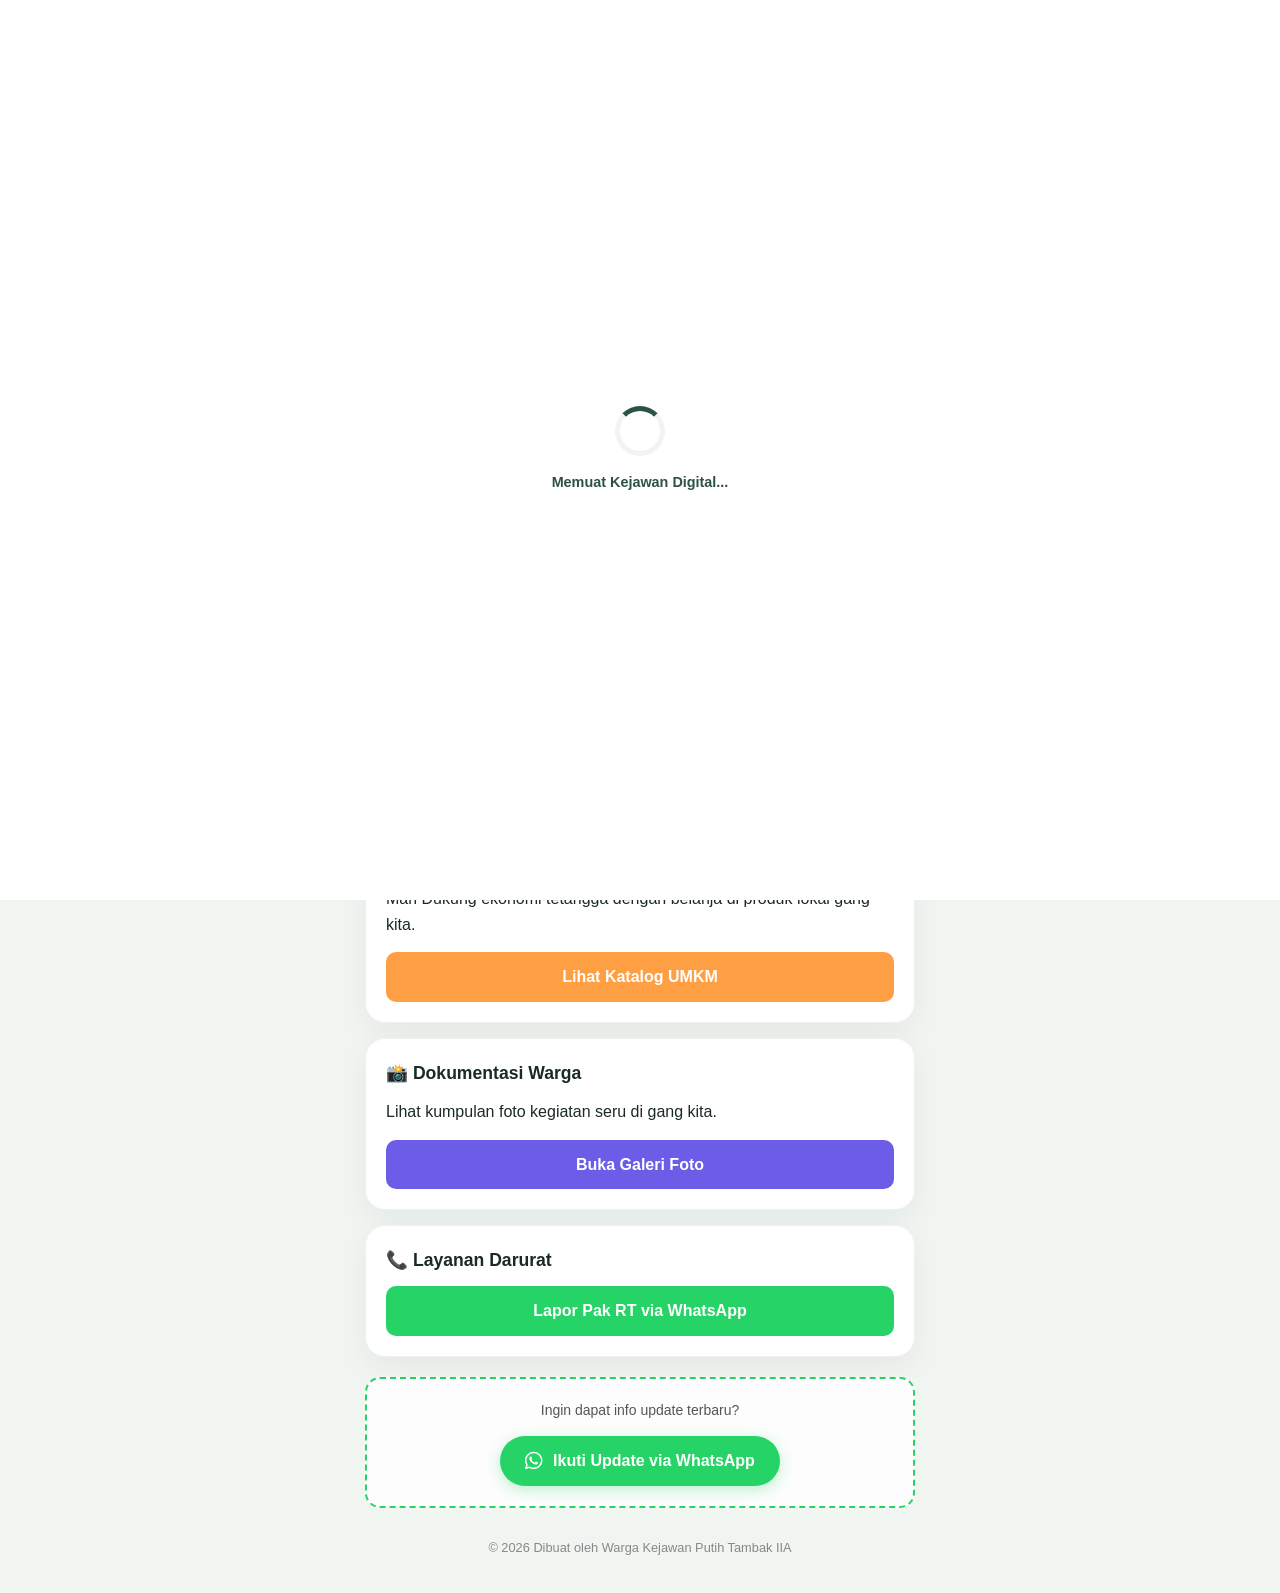
<file: index.html>
<!DOCTYPE html>
<html lang="id">
<head>
    <link rel="manifest" href="manifest.json">
    <meta name="apple-mobile-web-app-capable" content="yes">
    <meta name="apple-mobile-web-app-title" content="Kejawan Digital">
    <meta charset="UTF-8">
    <meta name="viewport" content="width=device-width, initial-scale=1.0">
    <meta name="theme-color" content="#1a2b23">
    <meta name="apple-mobile-web-app-status-bar-style" content="black-translucent">
    <title>Kejawan Digital - Surabaya</title>
    <link rel="stylesheet" href="iki.css">
    <link rel="stylesheet" href="https://cdnjs.cloudflare.com/ajax/libs/font-awesome/6.0.0/css/all.min.css">
</head>
<body>
<div id="loader-wrapper">
    <div class="loader"></div>
    <p>Memuat Kejawan Digital...</p>
</div>


    <header>
        <h1>Kejawan Digital</h1>
        <p>Informasi Terpadu Warga RT 01 / RW 01</p>
    </header>

<div class="ticker-wrapper">
    <div class="ticker-title">INFO:</div>
    <div class="ticker-text">
        <span>📢 Besok ada Penanaman Sawit, mohon jaga uangnya! &nbsp;&nbsp;&nbsp; 🧹 Kerja Bakti hari Minggu depan di sepan langgar! &nbsp;&nbsp;&nbsp; 📦 Paket nyasar di rumah No. 15 atas nama Zio,selak ilang.</span>
    </div>
</div>

    <main>
        <section id="status-keamanan" class="card">
    <h2>🛡️ Status Keamanan</h2>
    <div class="status-badge">KONDUSIF & AMAN</div>
    <p><small>Waktu Sekarang: <span id="jam-digital">00:00:00</span></small></p>
        </section>

        <section id="pengumuman" class="card">
            <h2>📢 Pengumuman Terbaru</h2>
            <ul>
                <li><strong>20 Maret:</strong> Hari Idul Fitri.</li>
                <li><strong>30 Maret:</strong> Mboten Wonten Nopo Nopo.</li>
            </ul>
        </section>

        <section class="card">
    <h2>📅 Jadwal Mingguan</h2>
    <table class="jadwal-table">
        <tr>
            <th>Hari</th>
            <th>Kegiatan</th>
        </tr>
        <tr>
            <td>Senin</td>
            <td>Tidak ada</td>
        </tr>
        <tr>
            <td>Kamis</td>
            <td>Tidak ada</td>
        </tr>
        <tr>
            <td>Minggu</td>
            <td>Tidak ada</td>
        </tr>
    </table>
</section>

        <section id="direktori" class="card">
    <h2>🛍️ UMKM Warga Lokal</h2>
    <p>Mari Dukung ekonomi tetangga dengan belanja di produk lokal gang kita.</p>
    <a href="pageumkm.html" class="btn-direktori">Lihat Katalog UMKM</a>
        </section>

<section class="card">
    <h2>📸 Dokumentasi Warga</h2>
    <p>Lihat kumpulan foto kegiatan seru di gang kita.</p>
    <a href="galeri.html" class="btn-direktori" style="background: #6c5ce7;">Buka Galeri Foto</a>
</section>

        <section id="layanan" class="card">
            <h2>📞 Layanan Darurat</h2>
            <a href="https://wa.me/6282332569247?text=Halo%20Pak%20RT,%20saya%20ingin%20lapor" class="btn-lapor">
                Lapor Pak RT via WhatsApp
            </a>
        </section>


        <div class="update-wa-container">
    <p>Ingin dapat info update terbaru?</p>
    <a href="https://whatsapp.com/channel/0029VbCks5DFCCocYAQRdv0I" class="btn-wa-update" target="_blank">
        <i class="fab fa-whatsapp"></i> Ikuti Update via WhatsApp
    </a>
</div>

<div id="iklanModal" class="modal-iklan-container">
  <div class="modal-iklan-content">
    <span class="modal-iklan-close" onclick="tutupPopup()">&times;</span>
    
    <a href="https://wa.me/6282332569247?text=Halo%Admin,%20saya%20tertarik%20dengan%20webnya" target="_blank">
      <img src="foto/halo.png" alt="Iklan UMKM" class="img-iklan-responsif">
    </a>
  </div>
</div>
    </main>

    <footer>
        <p>&copy; 2026 Dibuat oleh Warga Kejawan Putih Tambak IIA</p>
    </footer>

<script src="gerak.js"></script>
<script>
  if ('serviceWorker' in navigator) {
    window.addEventListener('load', function() {
      navigator.serviceWorker.register('/sw.js').then(function(registration) {
        console.log('ServiceWorker sukses didaftarkan dengan scope: ', registration.scope);
      }, function(err) {
        console.log('ServiceWorker gagal didaftarkan: ', err);
      });
    });
  }
</script>
</body>
</html>
</file>
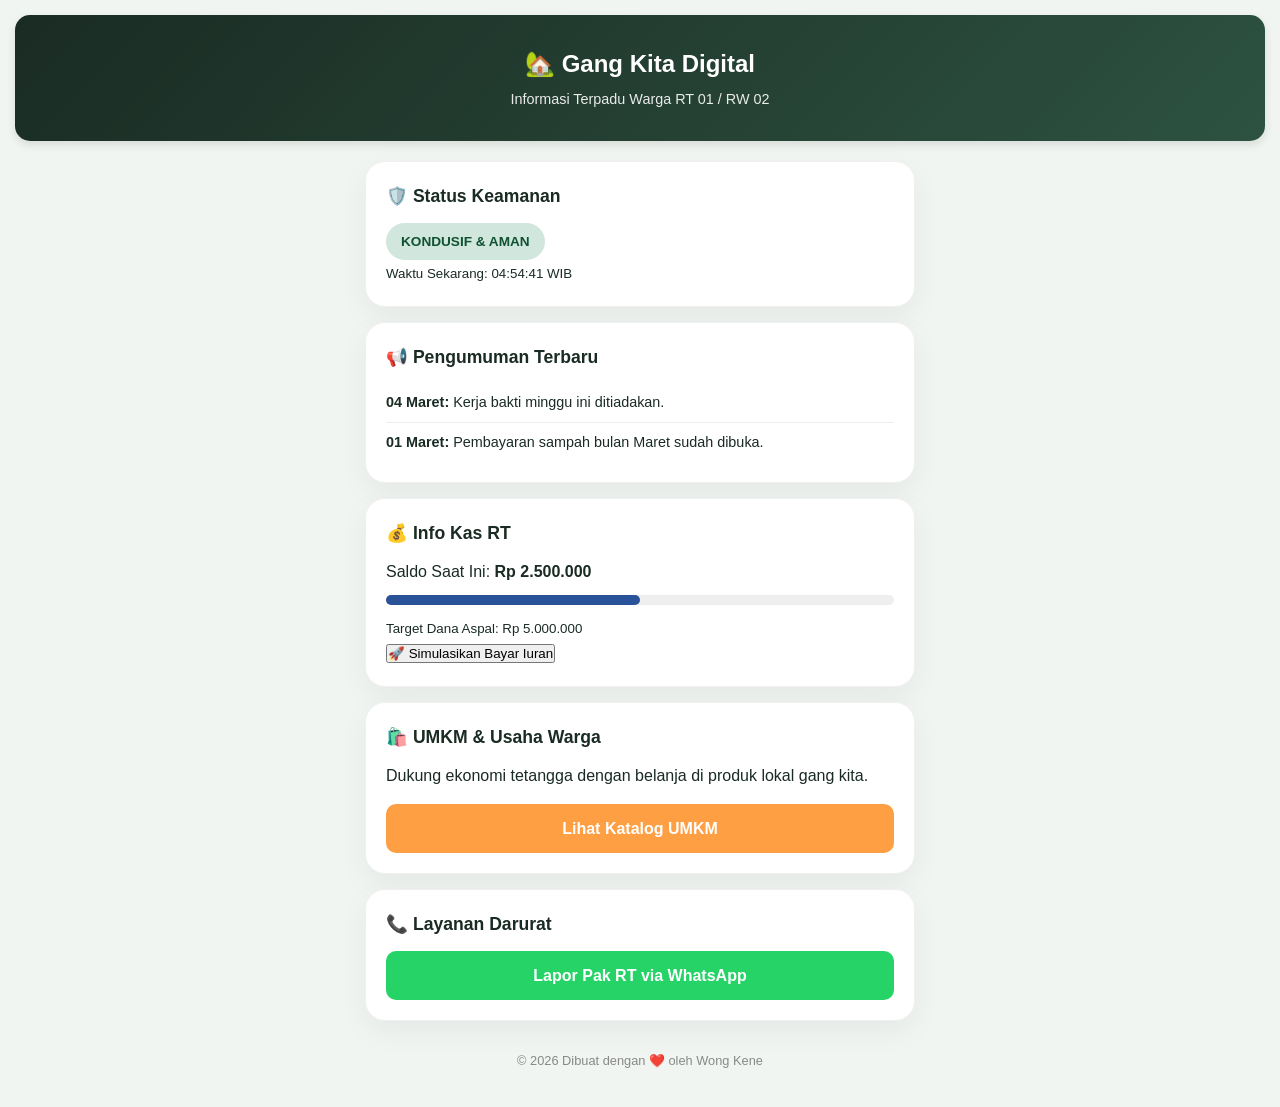
<file: nabil.html>
<!DOCTYPE html>
<html lang="id">
<head>
    <meta charset="UTF-8">
    <meta name="viewport" content="width=device-width, initial-scale=1.0">
    <title>Portal Gang Digital - Surabaya</title>
    <link rel="stylesheet" href="iki.css">
</head>
<body>

    <header>
        <h1>🏡 Gang Kita Digital</h1>
        <p>Informasi Terpadu Warga RT 01 / RW 02</p>
    </header>

    <main>
        <section id="status-keamanan" class="card">
    <h2>🛡️ Status Keamanan</h2>
    <div class="status-badge">KONDUSIF & AMAN</div>
    <p><small>Waktu Sekarang: <span id="jam-digital">00:00:00</span></small></p>
        </section>

        <section id="pengumuman" class="card">
            <h2>📢 Pengumuman Terbaru</h2>
            <ul>
                <li><strong>04 Maret:</strong> Kerja bakti minggu ini ditiadakan.</li>
                <li><strong>01 Maret:</strong> Pembayaran sampah bulan Maret sudah dibuka.</li>
            </ul>
        </section>

        <section id="info-kas" class="card">
    <h2>💰 Info Kas RT</h2>
    <div class="kas-summary">
        <p>Saldo Saat Ini: <strong id="saldo-tekstual">Rp 2.500.000</strong></p>
        <div style="background: #eee; border-radius: 10px; height: 10px; margin: 10px 0;">
            <div id="bar-kas" style="background: #2a5298; width: 50%; height: 100%; border-radius: 10px; transition: 1s;"></div>
        </div>
        <p><small>Target Dana Aspal: Rp 5.000.000</small></p>
        <button onclick="simulasiBayarIuran()" class="btn-kas">
    🚀 Simulasikan Bayar Iuran
        </button>
    </div>
        </section>

        <section id="direktori" class="card">
    <h2>🛍️ UMKM & Usaha Warga</h2>
    <p>Dukung ekonomi tetangga dengan belanja di produk lokal gang kita.</p>
    <a href="pageumkm.html" class="btn-direktori">Lihat Katalog UMKM</a>
        </section>

        <section id="layanan" class="card">
            <h2>📞 Layanan Darurat</h2>
            <a href="https://wa.me/628xxxxxx?text=Halo%20Pak%20RT,%20saya%20ingin%20lapor" class="btn-lapor">
                Lapor Pak RT via WhatsApp
            </a>
        </section>
    </main>

    <footer>
        <p>&copy; 2026 Dibuat dengan ❤️ oleh Wong Kene</p>
    </footer>

<script src="gerak.js"></script>
</body>
</html>
</file>
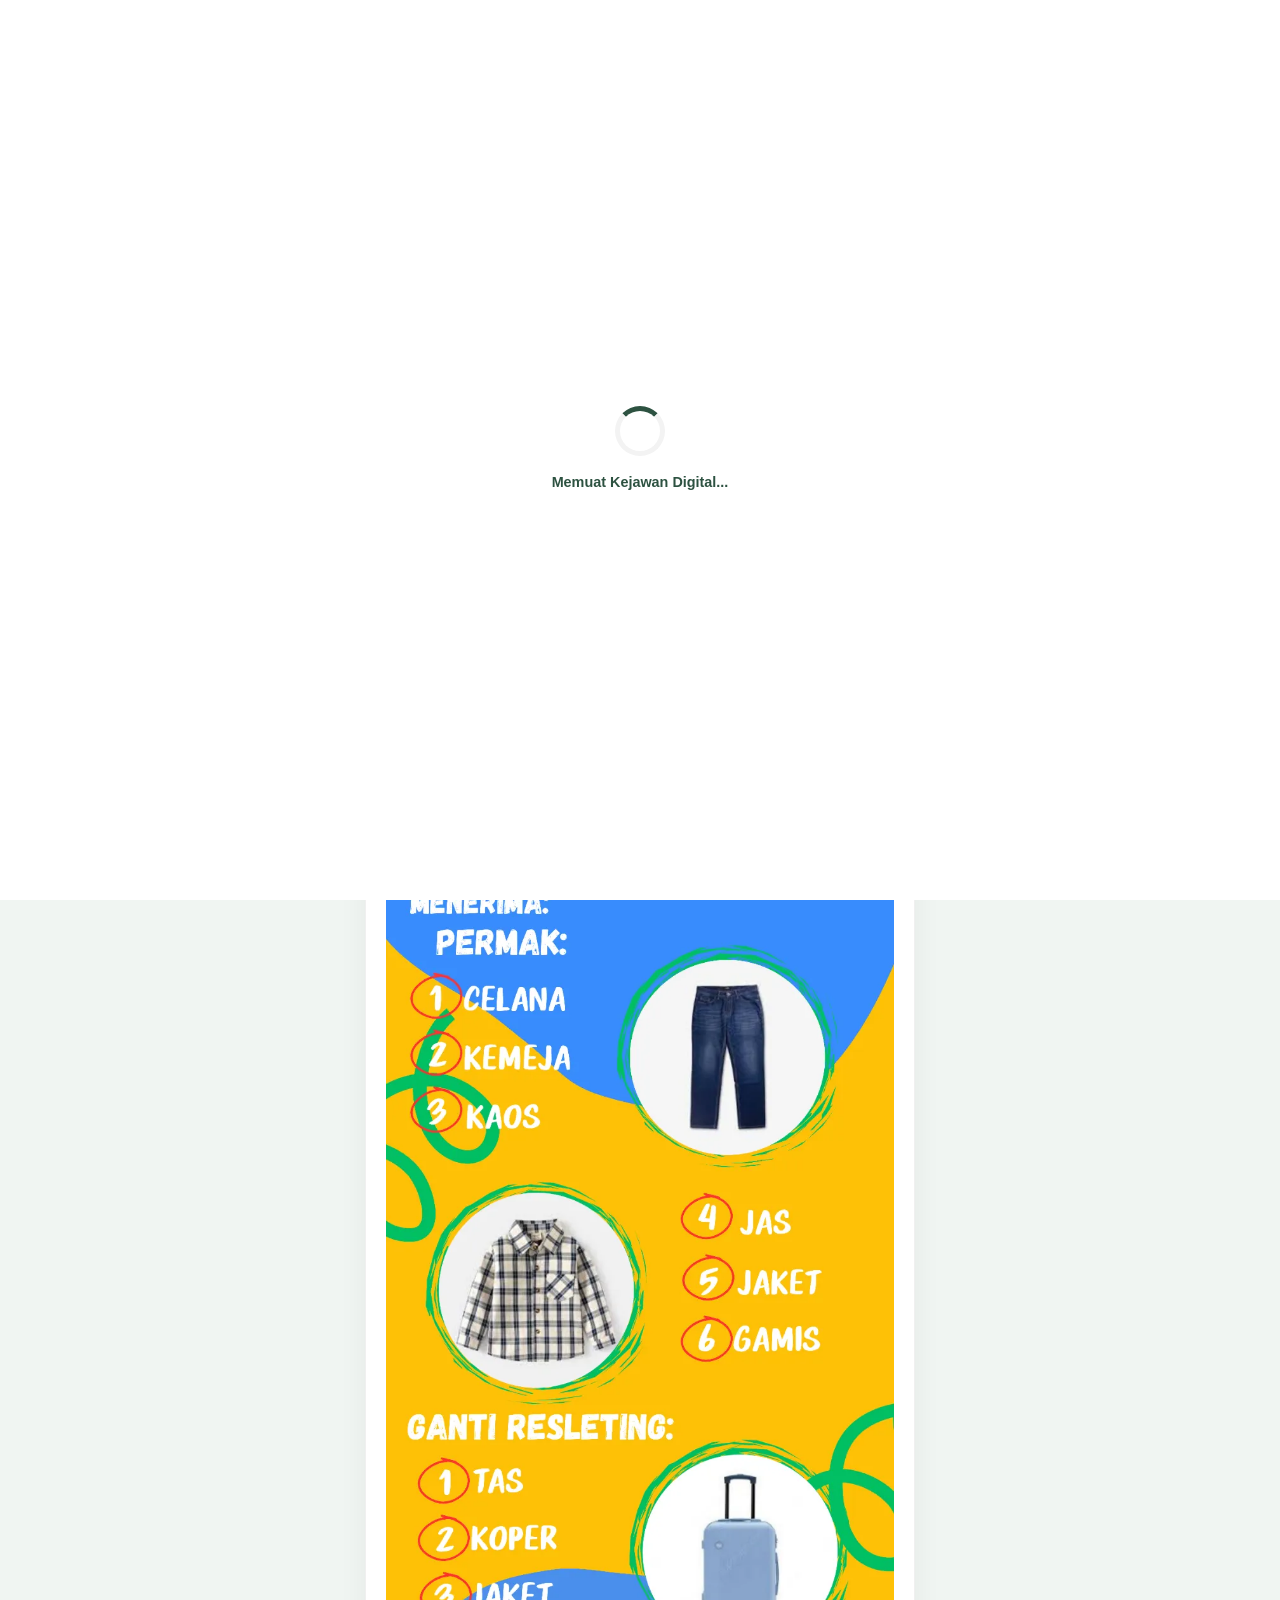
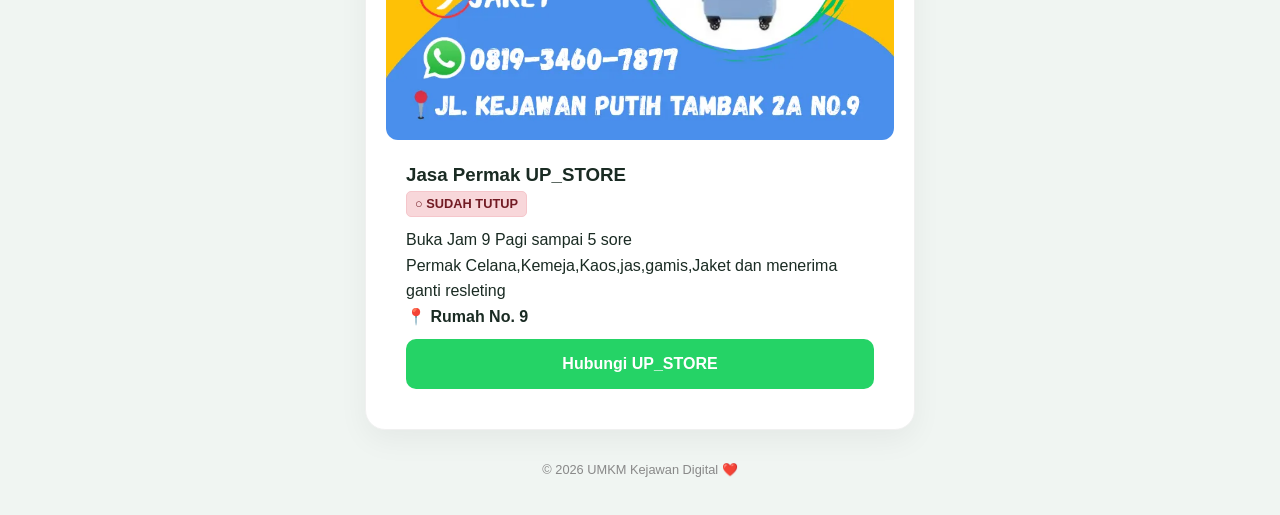
<file: pageumkm.html>
<!DOCTYPE html>
<html lang="id">
<head>
    <meta charset="UTF-8">
    <meta name="viewport" content="width=device-width, initial-scale=1.0">
    <title>Katalog UMKM - Kejawan Digital</title>
    <link rel="stylesheet" href="iki.css">
</head>
<body>
<div id="loader-wrapper">
    <div class="loader"></div>
    <p>Memuat Kejawan Digital...</p>
</div>

    <header>
        <h1>🛍️ Katalog UMKM</h1>
        <p>Dukung Usaha Tetangga Kita</p>
    </header>

    <main>
        <div class="search-container">
            <input type="text" id="searchInput" onkeyup="cariUMKM()" placeholder="Cari dagangan warga (misal: Pecel, Pulsa)...">
        </div>
        <div class="card card-umkm" data-name="air" data-buka="6" data-tutup="18">
            <img src="foto/zahra.png" alt="Air Isi Ulang" class="img-produk">
            
            <div class="card-content">
                <h3>Air isi Ulang Az-Zahra</h3>
                <span class="status-toko"></span>
                <p>Buka Setiap jam 6 Pagi sampai 6 Sore</p>
                <p><strong>📍 Rumah No. 12</strong></p>
                <a href="https://wa.me/6285950397831" class="btn-lapor">Hubungi Az-Zahra</a>
            </div>
        </div>

        <div class="card card-umkm" data-name="jahit permak" data-buka="9" data-tutup="17">
            <img src="foto/ufi.png" alt="Jasa Permak" class="img-poster-full">
            
            <div class="card-content">
                <h3>Jasa Permak UP_STORE</h3>
                <span class="status-toko"></span>
                <p>Buka Jam 9 Pagi sampai 5 sore</p>
                <p>Permak Celana,Kemeja,Kaos,jas,gamis,Jaket dan menerima ganti resleting</p>
                <p><strong>📍 Rumah No. 9</strong></p>
                <a href="https://wa.me/6281934607877" class="btn-lapor">Hubungi UP_STORE</a>
            </div>
        </div>

      <a href="index.html" class="btn-kembali-floating">
    <span class="icon-bali">←</span>
    <span class="text-bali">Beranda</span>
        </a>
    </main>

    <footer>
        <p>&copy; 2026 UMKM Kejawan Digital ❤️</p>
    </footer>
<script src="gerak.js"></script>
</body>
</html>
</file>
<file: iki.css>
html {
    scroll-behavior: smooth;
}

/* --- Styling Running Text (Ticker) --- */
.ticker-wrapper {
    max-width: 500px; /* Samakan dengan max-width main kamu */
    margin: 10px auto;
    background: #fff;
    border: 2px solid #2d5241;
    border-radius: 50px; /* Bentuk kapsul biar modern */
    display: flex;
    overflow: hidden; /* Sembunyikan teks yang keluar jalur */
    box-shadow: 0 4px 10px rgba(0,0,0,0.05);
}

.ticker-title {
    background: #2d5241;
    color: white;
    padding: 10px 15px;
    font-weight: bold;
    font-size: 0.8rem;
    z-index: 2; /* Biar tulisan INFO tetap di depan */
}

.ticker-text {
    white-space: nowrap; /* Biar teks gak turun ke bawah */
    display: flex;
    align-items: center;
    padding-left: 100%; /* Mulai dari luar kotak kanan */
    animation: running-text 20s linear infinite; /* 20 detik untuk satu putaran */
}

.ticker-text span {
    font-size: 0.9rem;
    color: #333;
    font-weight: 500;
}

/* Animasi Pergerakan */
@keyframes running-text {
    0% { transform: translateX(0); }
    100% { transform: translateX(-100%); }
}

/* Biar pas disentuh kursor berhenti (biar warga bisa baca pelan-pelan) */
.ticker-wrapper:hover .ticker-text {
    animation-play-state: paused;
}


/* 1. Siapkan animasinya */
@keyframes fadeInUp {
    from {
        opacity: 0;
        transform: translateY(30px); /* Muncul dari bawah */
    }
    to {
        opacity: 1;
        transform: translateY(0);
    }
}

/* 2. Pasang di kartu (UMKM, Galeri, dll) */
.card, .pin-card, .card-umkm {
    animation: fadeInUp 0.9s ease-out forwards;
}

.card:hover, .pin-card:hover {
    box-shadow: 0 10px 20px rgba(30, 60, 114, 0.2);
    transform: translateY(-5px); /* Kartu sedikit naik ke atas */
}

/* 1. Reset & Global Styles */
* {
    margin: 0;
    padding: 0;
    box-sizing: border-box;
    font-family: 'Segoe UI', Tahoma, Geneva, Verdana, sans-serif;
}

body {
    background-color: #f0f5f2; /* Abu-abu muda khas aplikasi modern */
    color: #1a2b23;
    line-height: 1.6;
    padding: 15px;
}

/* 2. Header Style */
header {
    text-align: center;
    background: linear-gradient(135deg, #1a2b23 0%, #2d5241 100%); /* Gradasi Biru Profesional */
    color: white;
    padding: 30px 20px;
    border-radius: 15px;
    margin-bottom: 20px;
    box-shadow: 0 4px 10px rgba(0,0,0,0.1);
}

header h1 {
    font-size: 1.5rem;
    margin-bottom: 5px;
}

header p {
    font-size: 0.9rem;
    opacity: 0.9;
}

/* 3. Card Style (Wadah Fitur) */
.card {
    background: white;
    padding: 20px;
    border-radius: 15px;
    margin-bottom: 15px;
    box-shadow: 0 2px 8px rgba(0,0,0,0.05);
    border-left: 5px solid #76ba99; /* Aksen garis samping */
}

.card h2 {
    font-size: 1.1rem;
    color: #1a2b23;
    margin-bottom: 12px;
    display: flex;
    align-items: center;
}

/* 4. Status Badge Keamanan */
.status-badge {
    background-color: #d1e7dd;
    color: #0f5132;
    padding: 8px 15px;
    border-radius: 20px;
    display: inline-block;
    font-weight: bold;
    font-size: 0.85rem;
}

/* 5. List Style (Pengumuman & Direktori) */
ul {
    list-style: none;
}

ul li {
    padding: 8px 0;
    border-bottom: 1px solid #eee;
    font-size: 0.9rem;
}

ul li:last-child {
    border-bottom: none;
}

/* 6. Button Style (Lapor & Detail) */
.btn-lapor {
    display: block;
    background-color: #25d366; /* Hijau WhatsApp */
    color: white;
    text-align: center;
    padding: 12px;
    border-radius: 10px;
    text-decoration: none;
    font-weight: bold;
    margin-top: 10px;
    transition: 0.3s;
}

.btn-lapor:hover {
    background-color: #128c7e;
    transform: translateY(-2px);
}

.btn-detail {
    color: #76ba99;
    text-decoration: none;
    font-size: 0.85rem;
    font-weight: bold;
}

/* 7. Footer */
footer {
    text-align: center;
    font-size: 0.8rem;
    color: #888;
    margin-top: 30px;
    padding-bottom: 20px;
}


/* --- Tambahan Khusus Agar Tidak Mepet & Mendukung Foto --- */

/* 1. Container Utama agar tidak terlalu lebar di layar laptop */
main {
    max-width: 550px; /* Standar ukuran aplikasi mobile agar nyaman di mata */
    margin: 0 auto;   /* Menengahkan seluruh isi website */
}

/* 2. Modifikasi Card khusus UMKM agar Foto bisa Full ke pinggir */
.card-umkm {
    padding: 0;         /* Menghilangkan padding agar foto nempel ke tepi */
    overflow: hidden;   /* Agar ujung foto yang tajam mengikuti lengkungan kartu */
}

/* 3. Desain Foto Produk Online */
.img-produk {
    width: 100%;
    height: 200px;      /* Tinggi foto seragam */
    object-fit: cover;  /* Foto otomatis terpotong rapi tanpa jadi gepeng */
    display: block;
}

/* 4. Ruang untuk Teks di bawah foto agar tidak mepet ke pinggir foto */
.card-content {
    padding: 20px;      /* Memberi "napas" pada teks di dalam kartu UMKM */
}
.img-poster-full {
    width: 100%;
    height: auto;      /* Ini kuncinya: tinggi mengikuti asli gambar */
    display: block;
    border-radius: 12px;
}

/* 5. Tombol Lihat Katalog (Tombol Orange) */
.btn-direktori {
    display: block;
    background: #ff9f43;
    color: white;
    text-align: center;
    padding: 12px;
    border-radius: 10px;
    text-decoration: none;
    font-weight: bold;
    margin-top: 15px;
    transition: 0.3s;
}

.btn-direktori:hover {
    background: #f39c12;
    transform: translateY(-2px);
}

/* --- Styling Tabel Jadwal --- */
.jadwal-table {
    width: 100%;
    border-collapse: collapse;
    margin-top: 10px;
    font-size: 0.9rem;
}

.jadwal-table th {
    background-color: #2d5241;
    color: white;
    text-align: left;
    padding: 10px;
}

.jadwal-table td {
    padding: 10px;
    border-bottom: 1px solid #eee;
}

/* Efek Zebra: Baris genap dikasih warna beda */
.jadwal-table tr:nth-child(even) {
    background-color: #f9f9f9;
}

/* --- STYLE GALERI PINTEREST --- */
.pin-container {
    column-count: 2; /* 2 kolom di HP */
    column-gap: 15px;
    max-width: 600px;
    margin: 0 auto;
}

@media (min-width: 768px) {
    .pin-container { column-count: 3; } /* 3 kolom di Laptop */
}

.pin-card {
    background: white;
    margin-bottom: 15px;
    break-inside: avoid; /* Biar kartu gak terpotong di tengah kolom */
    border-radius: 12px;
    overflow: hidden;
    box-shadow: 0 4px 10px rgba(0,0,0,0.05);
    cursor: pointer;
    transition: 0.3s;
}

.pin-card:hover { transform: scale(1.02); }

.pin-card img {
    width: 100%;
    display: block;
}

.pin-desc {
    padding: 10px;
    font-size: 0.8rem;
    font-weight: bold;
    text-align: center;
}

/* --- STYLE LIGHTBOX (EFEK ZOOM) --- */
.lightbox {
    display: none; /* Sembunyi secara default */
    position: fixed;
    z-index: 999;
    top: 0; left: 0;
    width: 100%; height: 100%;
    background: rgba(0, 0, 0, 0.9);
    justify-content: center;
    align-items: center;
    flex-direction: column;
}

.lightbox img {
    max-width: 90%;
    max-height: 80%;
    border-radius: 10px;
    animation: zoomIn 0.3s ease;
}

.close-btn {
    position: absolute;
    top: 20px; right: 30px;
    color: white; font-size: 40px; cursor: pointer;
}

#lightbox-caption {
    color: white; margin-top: 15px; font-weight: bold;
}

@keyframes zoomIn {
    from { transform: scale(0.5); opacity: 0; }
    to { transform: scale(1); opacity: 1; }
}

/* --- STYLE LOADING SCREEN --- */
#loader-wrapper {
    z-index: 9999; /* Pastikan di atas semua elemen */
    position: fixed;
    top: 0; left: 0;
    width: 100%; height: 100%;
    background: #ffffff; /* Warna latar saat loading */
    display: flex;
    flex-direction: column;
    justify-content: center;
    align-items: center;
    transition: opacity 0.5s ease;
}

.loader {
    width: 50px;
    height: 50px;
    border: 5px solid #f3f3f3;
    border-top: 5px solid #2d5241; /* Warna biru senada headermu */
    border-radius: 50%;
    animation: spin 1s linear infinite;
    margin-bottom: 15px;
}

#loader-wrapper p {
    font-family: sans-serif;
    color: #2d5241;
    font-weight: bold;
    font-size: 0.9rem;
}

/* Animasi Putar */
@keyframes spin {
    0% { transform: rotate(0deg); }
    100% { transform: rotate(360deg); }
}

/* Class untuk menghilangkan loader */
.loader-hidden {
    opacity: 0;
    visibility: hidden;
}

.card, .card-umkm, .pin-card {
    background: #ffffff;
    border: 1px solid #f0f0f0; /* Garis pinggir sangat tipis */
    border-radius: 20px;
    box-shadow: 0 10px 30px rgba(0, 0, 0, 0.05); /* Bayangan sangat halus */
    padding: 20px;
    transition: all 0.3s ease;
}

/* Efek saat kursor di atasnya (Hover) */
.card:hover, .card-umkm:hover, .pin-card:hover {
    transform: translateY(-8px); /* Melayang sedikit */
    box-shadow: 0 15px 35px rgba(30, 60, 114, 0.15); /* Bayangan jadi lebih tegas */
    border-color: #1e3c72; /* Garis pinggir berubah warna biru */
}

/* Container utama (Background Gelap) */
  .modal-iklan-container {
    display: none; /* Sembunyi dulu saat loading */
    position: fixed;
    z-index: 99999; /* Pastikan paling depan */
    left: 0;
    top: 0;
    width: 100%;
    height: 100%;
    background-color: rgba(0, 0, 0, 0.85);
    
    /* Membuat konten tepat di tengah layar */
    align-items: center;
    justify-content: center;
  }

  /* Kotak Konten Iklan */
  .modal-iklan-content {
    position: relative;
    width: 85%;
    max-width: 380px; /* Ukuran maksimal biar gak kegedean di tablet */
    animation: zoomIn 0.4s ease; /* Efek muncul pelan */
  }

  /* Gambar Iklan */
  .img-iklan-responsif {
    width: 100%;
    height: auto;
    border-radius: 15px;
    box-shadow: 0 10px 30px rgba(0,0,0,0.5);
    display: block;
  }

  /* Tombol Close (X) */
  .modal-iklan-close {
    position: absolute;
    top: -45px;
    right: 0;
    color: white;
    font-size: 42px;
    font-weight: bold;
    cursor: pointer;
    line-height: 1;
    text-shadow: 2px 2px 5px rgba(0,0,0,0.5);
  }

  /* Animasi Sederhana */
  @keyframes zoomIn {
    from { transform: scale(0.7); opacity: 0; }
    to { transform: scale(1); opacity: 1; }
  }

  /* INFO UPDATE BOSSS /*
  /* Container Box */
.update-wa-container {
    background: #fdfdfd;
    border: 2px dashed #25D366; /* Garis putus-putus warna WA */
    padding: 20px;
    border-radius: 15px;
    text-align: center;
    margin: 20px 0;
}

.update-wa-container p {
    font-size: 14px;
    color: #555;
    margin-bottom: 15px;
}

/* Tombol Estetik */
.btn-wa-update {
    display: inline-flex;
    align-items: center;
    justify-content: center;
    background-color: #25D366;
    color: white;
    padding: 12px 25px;
    border-radius: 50px;
    text-decoration: none;
    font-weight: bold;
    font-size: 16px;
    box-shadow: 0 4px 15px rgba(37, 211, 102, 0.3);
    transition: all 0.3s ease;
    animation: getar 3s infinite; /* Animasi getar */
}

.btn-wa-update:hover {
    background-color: #128C7E;
    transform: translateY(-3px);
    box-shadow: 0 6px 20px rgba(37, 211, 102, 0.4);
}

.btn-wa-update i {
    margin-right: 10px;
    font-size: 20px;
}

/* Animasi Getar Halus agar Warga Melirik */
@keyframes getar {
    0% { transform: scale(1); }
    5% { transform: scale(1.05); }
    10% { transform: scale(1); }
    15% { transform: scale(1.05); }
    20% { transform: scale(1); }
    100% { transform: scale(1); }
}

.search-container {
    margin-bottom: 20px;
    width: 100%;
}

#searchInput {
    width: 100%;
    padding: 12px 20px;
    font-size: 16px;
    border: 2px solid #28a745; /* Warna hijau biar senada */
    border-radius: 25px;
    outline: none;
    box-sizing: border-box;
}

#searchInput:focus {
    box-shadow: 0 0 8px rgba(40, 167, 69, 0.5);
}

.status-toko {
    font-weight: bold;
    padding: 2px 8px;
    border-radius: 5px;
    font-size: 0.8rem;
    display: inline-block;
    margin-bottom: 10px;
}

.status-buka {
    background-color: #d4edda;
    color: #155724;
    border: 1px solid #c3e6cb;
}

.status-tutup {
    background-color: #f8d7da;
    color: #721c24;
    border: 1px solid #f5c6cb;
}

.btn-kembali-floating {
    display: none !important;
    position: fixed;
    bottom: 25px; /* Jarak seko ngisor */
    left: 20px;   /* Jarak seko kiwa */
    background: linear-gradient(135deg, #28a745, #218838); /* Warna ijo segar */
    color: white;
    padding: 12px 20px;
    border-radius: 50px; /* Bentuk kapsul ben modern */
    text-decoration: none;
    display: flex;
    align-items: center;
    gap: 10px;
    font-weight: bold;
    box-shadow: 0 4px 15px rgba(0,0,0,0.2);
    z-index: 9999;
    transition: all 0.3s ease;
    
}

/* Efek pas tombol demek/hover */
.btn-kembali-floating:hover {
    transform: translateY(-5px); /* Membal mendhuwur sithik */
    box-shadow: 0 6px 20px rgba(0,0,0,0.3);
    color: white;
}

.icon-bali {
    font-size: 1.2rem;
}

/* Ben gak ngebaki layar HP sing cilik */
@media (max-width: 600px) {
    .text-bali {
        display: none; /* Nek nang HP, tulisan 'Beranda' ilang, mung panah wae ben simpel */
    }
    .btn-kembali-floating {
        padding: 15px;
        border-radius: 50%; /* Dadi bunder nek nang HP */
    }
}
</file>
